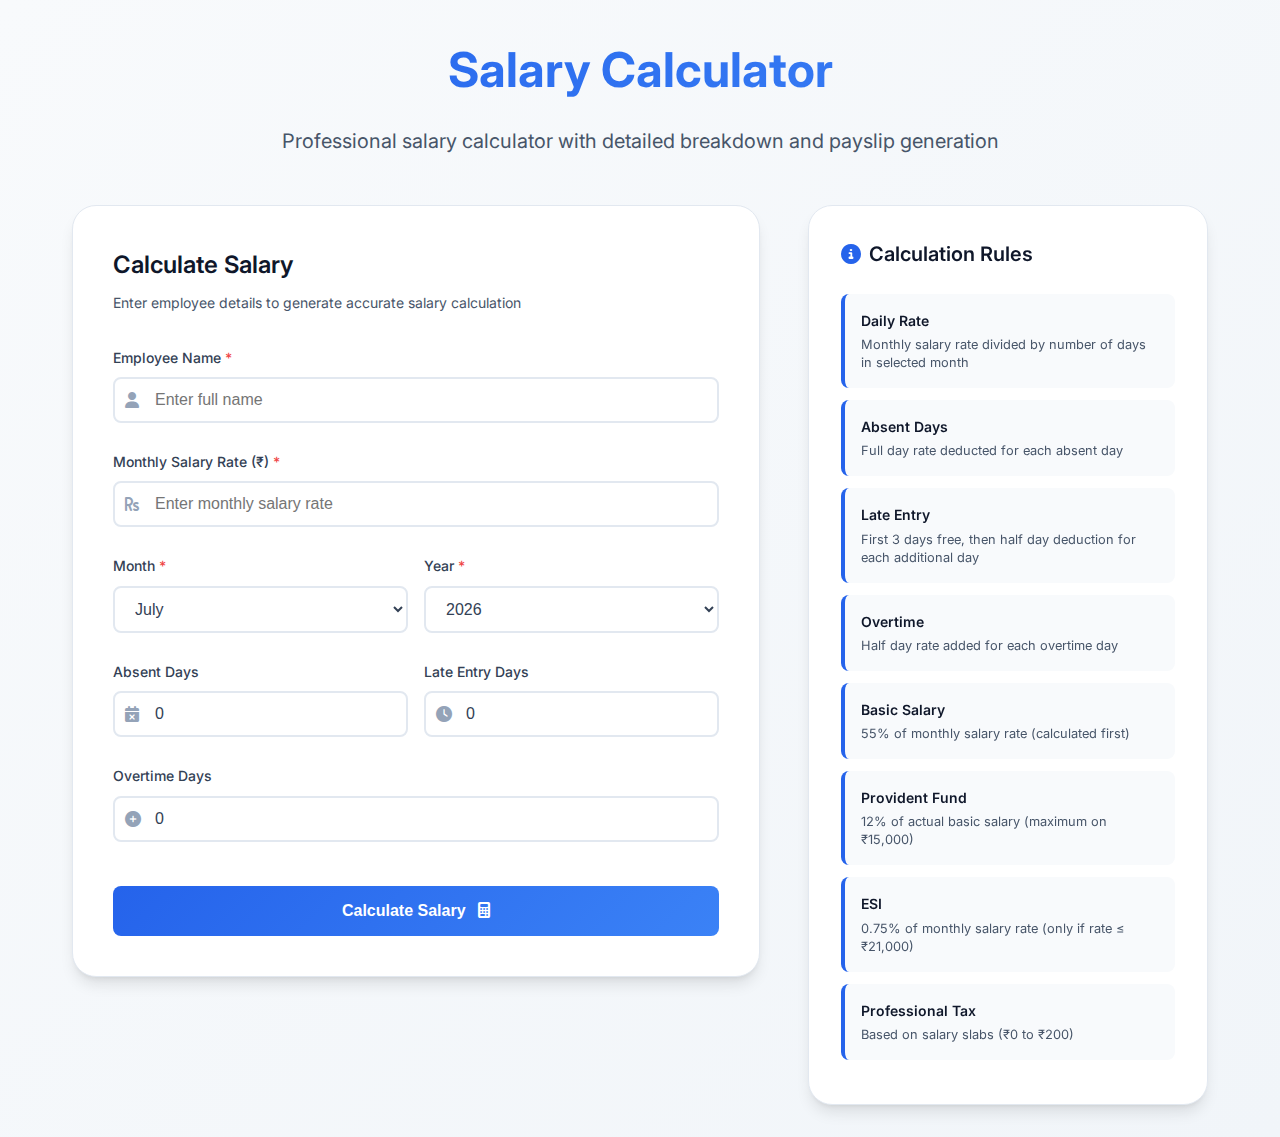
<file: templates/index.html>
<!DOCTYPE html>
<html lang="en">
<head>
    <meta charset="UTF-8">
    <meta name="viewport" content="width=device-width, initial-scale=1.0">
    <title>Salary Calculator</title>
    <link href="https://fonts.googleapis.com/css2?family=Inter:wght@300;400;500;600;700&display=swap" rel="stylesheet">
    <link href="https://cdnjs.cloudflare.com/ajax/libs/font-awesome/6.4.0/css/all.min.css" rel="stylesheet">
    <style>
        :root {
            --primary-color: #2563eb;
            --primary-dark: #1d4ed8;
            --primary-light: #3b82f6;
            --secondary-color: #64748b;
            --success-color: #10b981;
            --warning-color: #f59e0b;
            --error-color: #ef4444;
            --gray-50: #f8fafc;
            --gray-100: #f1f5f9;
            --gray-200: #e2e8f0;
            --gray-300: #cbd5e1;
            --gray-400: #94a3b8;
            --gray-500: #64748b;
            --gray-600: #475569;
            --gray-700: #334155;
            --gray-800: #1e293b;
            --gray-900: #0f172a;
            --white: #ffffff;
            --shadow-sm: 0 1px 2px 0 rgb(0 0 0 / 0.05);
            --shadow: 0 1px 3px 0 rgb(0 0 0 / 0.1), 0 1px 2px -1px rgb(0 0 0 / 0.1);
            --shadow-md: 0 4px 6px -1px rgb(0 0 0 / 0.1), 0 2px 4px -2px rgb(0 0 0 / 0.1);
            --shadow-lg: 0 10px 15px -3px rgb(0 0 0 / 0.1), 0 4px 6px -4px rgb(0 0 0 / 0.1);
            --shadow-xl: 0 20px 25px -5px rgb(0 0 0 / 0.1), 0 8px 10px -6px rgb(0 0 0 / 0.1);
            --radius-sm: 0.375rem;
            --radius: 0.5rem;
            --radius-md: 0.75rem;
            --radius-lg: 1rem;
            --radius-xl: 1.5rem;
        }

        * {
            margin: 0;
            padding: 0;
            box-sizing: border-box;
        }

        body {
            font-family: 'Inter', -apple-system, BlinkMacSystemFont, 'Segoe UI', sans-serif;
            line-height: 1.6;
            color: var(--gray-700);
            background: linear-gradient(135deg, var(--gray-50) 0%, var(--gray-100) 100%);
            min-height: 100vh;
        }

        .container {
            max-width: 1200px;
            margin: 0 auto;
            padding: 2rem;
        }

        /* Header */
        .header {
            text-align: center;
            margin-bottom: 3rem;
        }

        .header h1 {
            font-size: 3rem;
            font-weight: 700;
            color: var(--gray-900);
            margin-bottom: 1rem;
            background: linear-gradient(135deg, var(--primary-color), var(--primary-light));
            -webkit-background-clip: text;
            -webkit-text-fill-color: transparent;
            background-clip: text;
        }

        .header p {
            font-size: 1.25rem;
            color: var(--gray-600);
            font-weight: 400;
        }

        /* Main Content */
        .main-content {
            display: grid;
            grid-template-columns: 1fr 400px;
            gap: 3rem;
            align-items: start;
        }

        /* Form Card */
        .form-card {
            background: var(--white);
            border-radius: var(--radius-xl);
            padding: 2.5rem;
            box-shadow: var(--shadow-lg);
            border: 1px solid var(--gray-200);
        }

        .form-header {
            margin-bottom: 2rem;
        }

        .form-header h2 {
            font-size: 1.5rem;
            font-weight: 600;
            color: var(--gray-900);
            margin-bottom: 0.5rem;
        }

        .form-header p {
            color: var(--gray-600);
            font-size: 0.875rem;
        }

        /* Form Groups */
        .form-group {
            margin-bottom: 1.5rem;
        }

        .form-row {
            display: grid;
            grid-template-columns: 1fr 1fr;
            gap: 1rem;
        }

        label {
            display: block;
            font-size: 0.875rem;
            font-weight: 500;
            color: var(--gray-700);
            margin-bottom: 0.5rem;
        }

        .required {
            color: var(--error-color);
        }

        input, select {
            width: 100%;
            padding: 0.75rem 1rem;
            border: 2px solid var(--gray-200);
            border-radius: var(--radius);
            font-size: 1rem;
            transition: all 0.2s ease;
            background: var(--white);
            color: var(--gray-700);
        }

        input:focus, select:focus {
            outline: none;
            border-color: var(--primary-color);
            box-shadow: 0 0 0 3px rgb(37 99 235 / 0.1);
        }

        input:hover, select:hover {
            border-color: var(--gray-300);
        }

        /* Input Icons */
        .input-group {
            position: relative;
        }

        .input-icon {
            position: absolute;
            left: 0.75rem;
            top: 50%;
            transform: translateY(-50%);
            color: var(--gray-400);
            font-size: 1rem;
        }

        .input-group input {
            padding-left: 2.5rem;
        }

        /* Submit Button */
        .submit-btn {
            width: 100%;
            background: linear-gradient(135deg, var(--primary-color), var(--primary-light));
            color: var(--white);
            border: none;
            padding: 1rem 2rem;
            border-radius: var(--radius);
            font-size: 1rem;
            font-weight: 600;
            cursor: pointer;
            transition: all 0.2s ease;
            margin-top: 1rem;
            position: relative;
            overflow: hidden;
        }

        .submit-btn:hover {
            transform: translateY(-1px);
            box-shadow: var(--shadow-lg);
        }

        .submit-btn:active {
            transform: translateY(0);
        }

        .submit-btn i {
            margin-left: 0.5rem;
        }

        /* Info Panel */
        .info-panel {
            background: var(--white);
            border-radius: var(--radius-xl);
            padding: 2rem;
            box-shadow: var(--shadow-lg);
            border: 1px solid var(--gray-200);
            height: fit-content;
            position: sticky;
            top: 2rem;
        }

        .info-panel h3 {
            font-size: 1.25rem;
            font-weight: 600;
            color: var(--gray-900);
            margin-bottom: 1.5rem;
            display: flex;
            align-items: center;
        }

        .info-panel h3 i {
            margin-right: 0.5rem;
            color: var(--primary-color);
        }

        .info-list {
            list-style: none;
        }

        .info-item {
            padding: 1rem;
            margin-bottom: 0.75rem;
            background: var(--gray-50);
            border-radius: var(--radius);
            border-left: 4px solid var(--primary-color);
            transition: all 0.2s ease;
        }

        .info-item:hover {
            background: var(--gray-100);
            transform: translateX(4px);
        }

        .info-item h4 {
            font-size: 0.875rem;
            font-weight: 600;
            color: var(--gray-900);
            margin-bottom: 0.25rem;
        }

        .info-item p {
            font-size: 0.8rem;
            color: var(--gray-600);
            line-height: 1.4;
        }

        /* Error Styles */
        .error {
            color: var(--error-color);
            font-size: 0.75rem;
            margin-top: 0.25rem;
            display: flex;
            align-items: center;
        }

        .error i {
            margin-right: 0.25rem;
        }

        .input-error {
            border-color: var(--error-color) !important;
        }

        .input-error:focus {
            box-shadow: 0 0 0 3px rgb(239 68 68 / 0.1) !important;
        }

        /* Loading State */
        .loading {
            opacity: 0.7;
            cursor: not-allowed;
        }

        .loading::after {
            content: '';
            position: absolute;
            top: 50%;
            left: 50%;
            width: 1rem;
            height: 1rem;
            margin: -0.5rem 0 0 -0.5rem;
            border: 2px solid transparent;
            border-top: 2px solid var(--white);
            border-radius: 50%;
            animation: spin 1s linear infinite;
        }

        @keyframes spin {
            to { transform: rotate(360deg); }
        }

        /* Responsive Design */
        @media (max-width: 1024px) {
            .main-content {
                grid-template-columns: 1fr;
                gap: 2rem;
            }

            .info-panel {
                position: static;
            }
        }

        @media (max-width: 768px) {
            .container {
                padding: 1rem;
            }

            .header h1 {
                font-size: 2rem;
            }

            .header p {
                font-size: 1rem;
            }

            .form-card, .info-panel {
                padding: 1.5rem;
            }

            .form-row {
                grid-template-columns: 1fr;
            }
        }

        @media (max-width: 480px) {
            .header h1 {
                font-size: 1.75rem;
            }

            .form-card, .info-panel {
                padding: 1rem;
            }
        }

        /* Animations */
        .fade-in {
            animation: fadeIn 0.6s ease-out;
        }

        @keyframes fadeIn {
            from {
                opacity: 0;
                transform: translateY(20px);
            }
            to {
                opacity: 1;
                transform: translateY(0);
            }
        }

        .scale-in {
            animation: scaleIn 0.3s ease-out;
        }

        @keyframes scaleIn {
            from {
                transform: scale(0.95);
                opacity: 0;
            }
            to {
                transform: scale(1);
                opacity: 1;
            }
        }
    </style>
</head>
<body>
    <div class="container">
        <!-- Header -->
        <header class="header fade-in">
            <h1>Salary Calculator</h1>
            <p>Professional salary calculator with detailed breakdown and payslip generation</p>
        </header>

        <!-- Main Content -->
        <div class="main-content">
            <!-- Form Section -->
            <div class="form-card scale-in">
                <div class="form-header">
                    <h2>Calculate Salary</h2>
                    <p>Enter employee details to generate accurate salary calculation</p>
                </div>

                <form id="salaryForm" action="/calculate" method="POST" novalidate>
                    <!-- Employee Name -->
                    <div class="form-group">
                        <label for="employee_name">
                            Employee Name <span class="required">*</span>
                        </label>
                        <div class="input-group">
                            <i class="fas fa-user input-icon"></i>
                            <input type="text" 
                                   id="employee_name" 
                                   name="employee_name" 
                                   placeholder="Enter full name"
                                   required>
                        </div>
                        <div class="error" id="name_error"></div>
                    </div>

                    <!-- Salary Rate -->
                    <div class="form-group">
                        <label for="salary_rate">
                            Monthly Salary Rate (₹) <span class="required">*</span>
                        </label>
                        <div class="input-group">
                            <i class="fas fa-rupee-sign input-icon"></i>
                            <input type="number" 
                                   id="salary_rate" 
                                   name="salary_rate" 
                                   placeholder="Enter monthly salary rate"
                                   min="1" 
                                   step="0.01" 
                                   required>
                        </div>
                        <div class="error" id="salary_error"></div>
                    </div>

                    <!-- Month and Year -->
                    <div class="form-row">
                        <div class="form-group">
                            <label for="salary_month">
                                Month <span class="required">*</span>
                            </label>
                            <select id="salary_month" name="salary_month" required>
                                <option value="">Select Month</option>
                                <option value="1">January</option>
                                <option value="2">February</option>
                                <option value="3">March</option>
                                <option value="4">April</option>
                                <option value="5">May</option>
                                <option value="6">June</option>
                                <option value="7">July</option>
                                <option value="8">August</option>
                                <option value="9">September</option>
                                <option value="10">October</option>
                                <option value="11">November</option>
                                <option value="12">December</option>
                            </select>
                            <div class="error" id="month_error"></div>
                        </div>

                        <div class="form-group">
                            <label for="salary_year">
                                Year <span class="required">*</span>
                            </label>
                            <select id="salary_year" name="salary_year" required>
                                <option value="">Select Year</option>
                            </select>
                            <div class="error" id="year_error"></div>
                        </div>
                    </div>

                    <!-- Attendance Details -->
                    <div class="form-row">
                        <div class="form-group">
                            <label for="absent_days">
                                Absent Days
                            </label>
                            <div class="input-group">
                                <i class="fas fa-calendar-times input-icon"></i>
                                <input type="number" 
                                       id="absent_days" 
                                       name="absent_days" 
                                       placeholder="0"
                                       min="0" 
                                       value="0">
                            </div>
                            <div class="error" id="absent_error"></div>
                        </div>

                        <div class="form-group">
                            <label for="late_entry_days">
                                Late Entry Days
                            </label>
                            <div class="input-group">
                                <i class="fas fa-clock input-icon"></i>
                                <input type="number" 
                                       id="late_entry_days" 
                                       name="late_entry_days" 
                                       placeholder="0"
                                       min="0" 
                                       value="0">
                            </div>
                            <div class="error" id="late_error"></div>
                        </div>
                    </div>

                    <!-- Overtime Days -->
                    <div class="form-group">
                        <label for="overtime_days">
                            Overtime Days
                        </label>
                        <div class="input-group">
                            <i class="fas fa-plus-circle input-icon"></i>
                            <input type="number" 
                                   id="overtime_days" 
                                   name="overtime_days" 
                                   placeholder="0"
                                   min="0" 
                                   value="0">
                        </div>
                        <div class="error" id="overtime_error"></div>
                    </div>

                    <!-- Submit Button -->
                    <button type="submit" class="submit-btn" id="submitBtn">
                        Calculate Salary
                        <i class="fas fa-calculator"></i>
                    </button>
                </form>
            </div>

            <!-- Info Panel -->
            <div class="info-panel scale-in">
                <h3>
                    <i class="fas fa-info-circle"></i>
                    Calculation Rules
                </h3>
                <ul class="info-list">
                    <li class="info-item">
                        <h4>Daily Rate</h4>
                        <p>Monthly salary rate divided by number of days in selected month</p>
                    </li>
                    <li class="info-item">
                        <h4>Absent Days</h4>
                        <p>Full day rate deducted for each absent day</p>
                    </li>
                    <li class="info-item">
                        <h4>Late Entry</h4>
                        <p>First 3 days free, then half day deduction for each additional day</p>
                    </li>
                    <li class="info-item">
                        <h4>Overtime</h4>
                        <p>Half day rate added for each overtime day</p>
                    </li>
                    <li class="info-item">
                        <h4>Basic Salary</h4>
                        <p>55% of monthly salary rate (calculated first)</p>
                    </li>
                    <li class="info-item">
                        <h4>Provident Fund</h4>
                        <p>12% of actual basic salary (maximum on ₹15,000)</p>
                    </li>
                    <li class="info-item">
                        <h4>ESI</h4>
                        <p>0.75% of monthly salary rate (only if rate ≤ ₹21,000)</p>
                    </li>
                    <li class="info-item">
                        <h4>Professional Tax</h4>
                        <p>Based on salary slabs (₹0 to ₹200)</p>
                    </li>
                </ul>
            </div>
        </div>
    </div>

    <script>
        // Populate year dropdown
        const currentYear = new Date().getFullYear();
        const yearSelect = document.getElementById('salary_year');
        
        for (let year = currentYear + 1; year >= currentYear - 5; year--) {
            const option = document.createElement('option');
            option.value = year;
            option.textContent = year;
            if (year === currentYear) {
                option.selected = true;
            }
            yearSelect.appendChild(option);
        }

        // Set current month as default
        const currentMonth = new Date().getMonth() + 1;
        document.getElementById('salary_month').value = currentMonth;

        // Form validation
        const form = document.getElementById('salaryForm');
        const submitBtn = document.getElementById('submitBtn');

        function showError(errorId, inputId, message) {
            const errorElement = document.getElementById(errorId);
            const inputElement = document.getElementById(inputId);
            
            if (errorElement && inputElement) {
                errorElement.innerHTML = `<i class="fas fa-exclamation-triangle"></i> ${message}`;
                inputElement.classList.add('input-error');
            }
        }

        function clearError(errorId, inputId) {
            const errorElement = document.getElementById(errorId);
            const inputElement = document.getElementById(inputId);
            
            if (errorElement && inputElement) {
                errorElement.innerHTML = '';
                inputElement.classList.remove('input-error');
            }
        }

        function validateForm() {
            let isValid = true;

            // Clear all errors
            clearError('name_error', 'employee_name');
            clearError('salary_error', 'salary_rate');
            clearError('month_error', 'salary_month');
            clearError('year_error', 'salary_year');

            // Validate employee name
            const name = document.getElementById('employee_name').value.trim();
            if (!name) {
                showError('name_error', 'employee_name', 'Employee name is required');
                isValid = false;
            } else if (name.length < 2) {
                showError('name_error', 'employee_name', 'Name must be at least 2 characters');
                isValid = false;
            }

            // Validate salary rate
            const salary = parseFloat(document.getElementById('salary_rate').value);
            if (!salary || salary <= 0) {
                showError('salary_error', 'salary_rate', 'Please enter a valid salary rate');
                isValid = false;
            } else if (salary > 1000000) {
                showError('salary_error', 'salary_rate', 'Salary rate seems too high');
                isValid = false;
            }

            // Validate month
            if (!document.getElementById('salary_month').value) {
                showError('month_error', 'salary_month', 'Please select a month');
                isValid = false;
            }

            // Validate year
            if (!document.getElementById('salary_year').value) {
                showError('year_error', 'salary_year', 'Please select a year');
                isValid = false;
            }

            return isValid;
        }

        // Real-time validation
        document.getElementById('employee_name').addEventListener('input', function() {
            if (this.value.trim()) {
                clearError('name_error', 'employee_name');
            }
        });

        document.getElementById('salary_rate').addEventListener('input', function() {
            const value = parseFloat(this.value);
            if (value > 0 && value <= 1000000) {
                clearError('salary_error', 'salary_rate');
            }
        });

        document.getElementById('salary_month').addEventListener('change', function() {
            if (this.value) {
                clearError('month_error', 'salary_month');
            }
        });

        document.getElementById('salary_year').addEventListener('change', function() {
            if (this.value) {
                clearError('year_error', 'salary_year');
            }
        });

        // Form submission
        form.addEventListener('submit', function(e) {
            e.preventDefault();
            
            if (validateForm()) {
                submitBtn.classList.add('loading');
                submitBtn.textContent = 'Calculating...';
                
                // Submit the form
                setTimeout(() => {
                    form.submit();
                }, 500);
            }
        });

        // Add smooth animations on load
        window.addEventListener('load', function() {
            document.querySelectorAll('.fade-in, .scale-in').forEach((el, index) => {
                el.style.animationDelay = `${index * 0.1}s`;
            });
        });
    </script>
</body>
</html>
</file>
